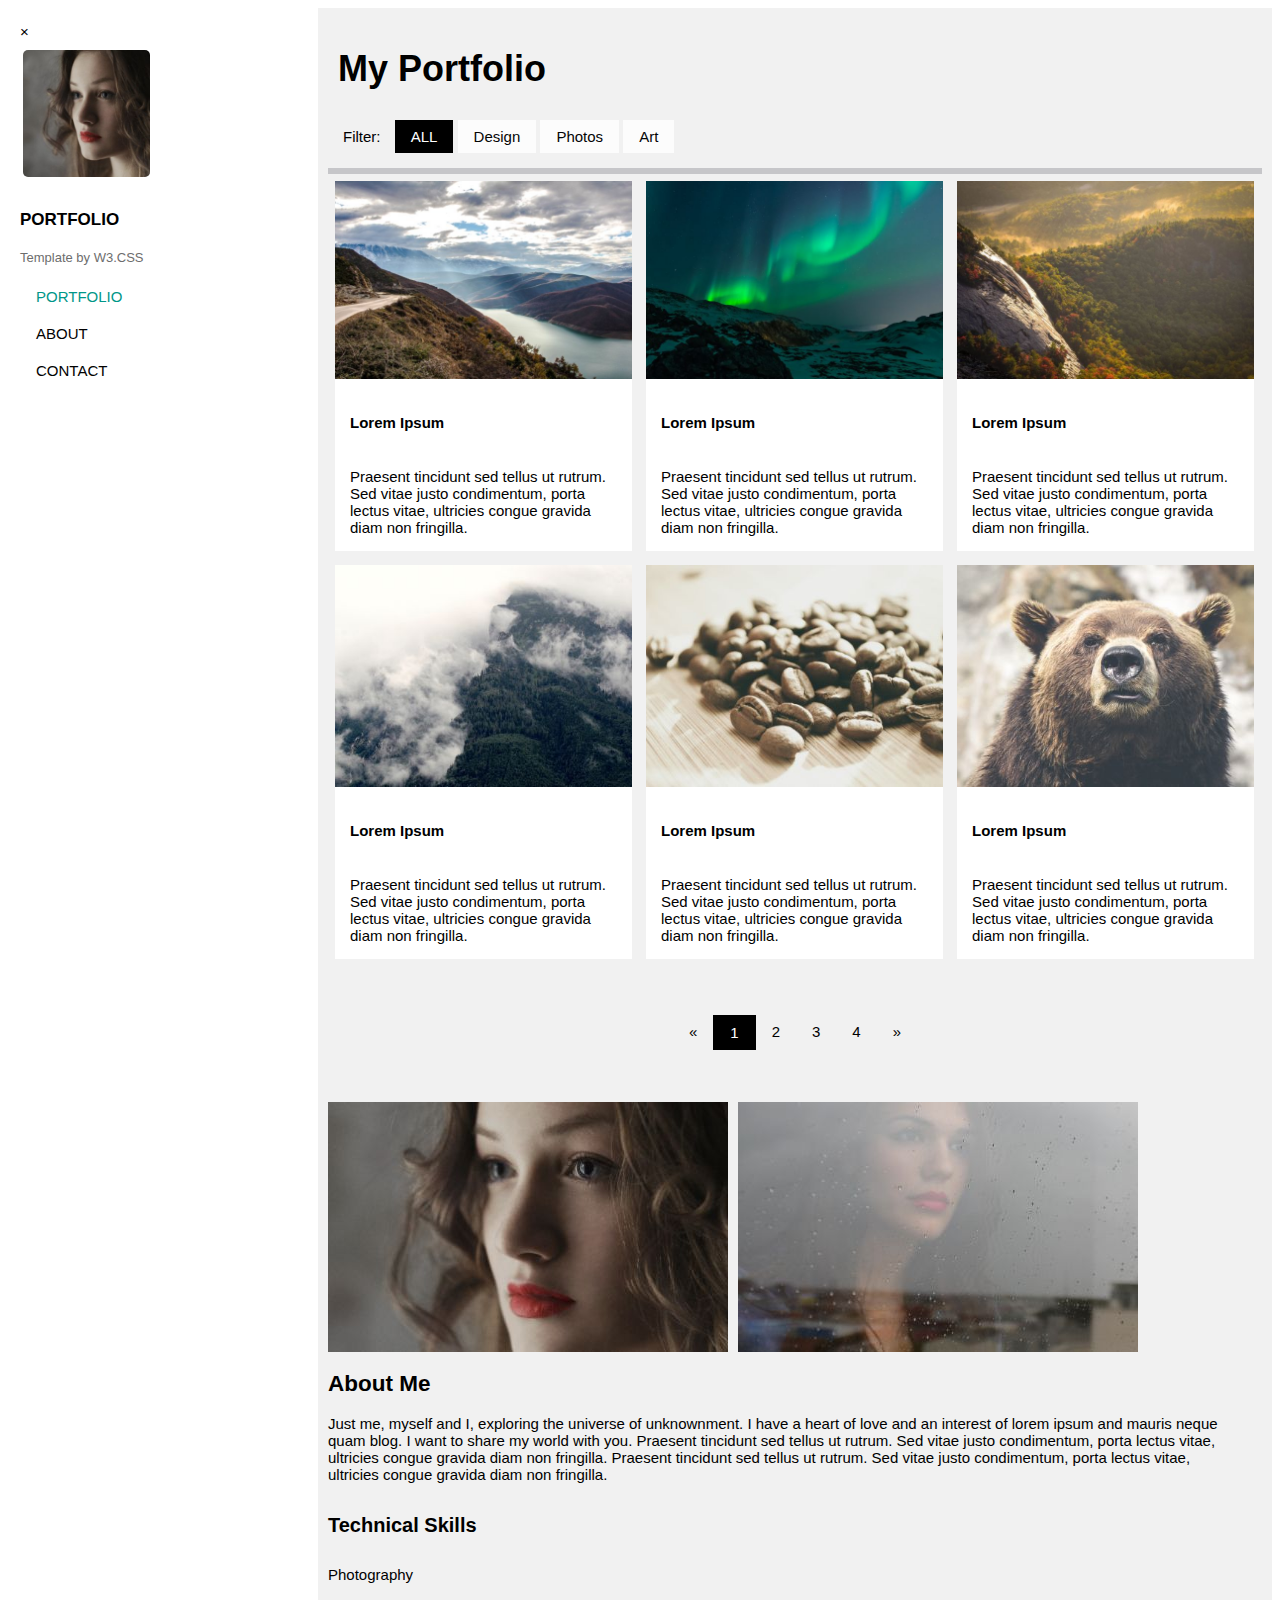
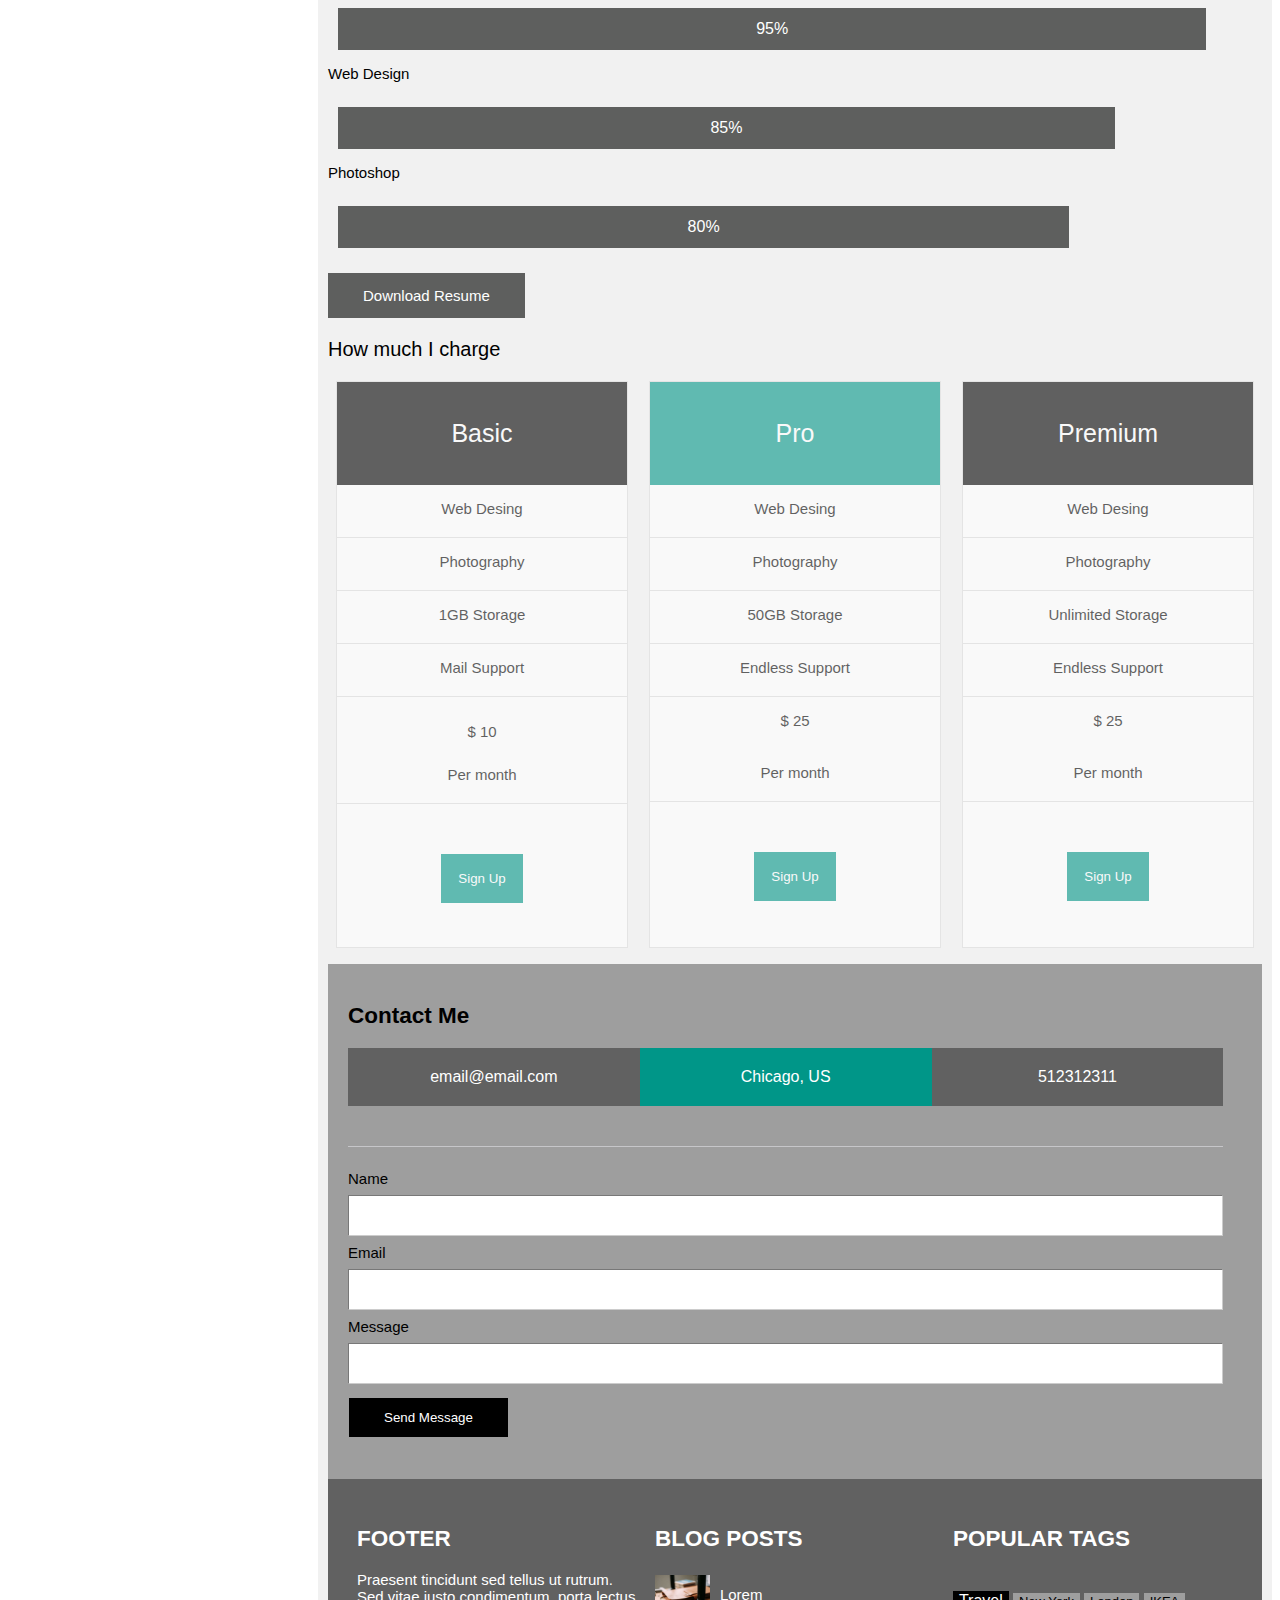
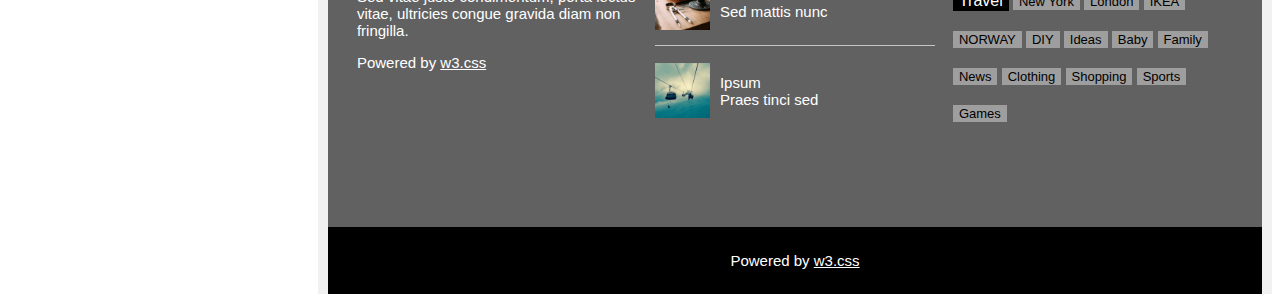
<file: index.html>
<!DOCTYPE html>
<html>
<head>
  <meta charset="UTF-8">
  <meta name="viewport" content="width=device-width, initial-scale=1.0">
  <link rel="stylesheet" href="styles.css">
  <title>Jorsh</title>
</head>
  <body>
 <div class="menu-icon" onclick="toggleMenu()">&#9776; Menu</div> <!-- Menu icon -->
 <div class="wrapper">
      <div  id="myNav" class="sidenav">
   <div class="closebtn" onclick="toggleMenu()">&times;</div> <!-- Menu icon -->

      <img
        src="/avatar_g2.jpg"
        style="
          width: 45%;
          border-radius: 5px;
          margin-top: 10px;
          margin-left: 3px;
        "/>
      <h1 style="font-size: 17px; margin-top: 30px;">PORTFOLIO</h1>
      <p style="color: #6d6d6d; font-size: 13px; margin-top: 20px;">Template by W3.CSS</p>
      <a href="#portfolio" style="color: #009688;">PORTFOLIO</a>
      <a href="#about">ABOUT</a>
      <a href="#contact">CONTACT</a>
    </div>

   <div class="container">
     <div class="main">
      <h2 id="portfolio" style="font-size: 36px;">My Portfolio</h2>
    </div>

    <div class="new">
      <ul>
        <li style="position: relative; right: 25px;">Filter:</li>
        <li>
          <a href="#ALL" style="background-color: black; color: white">ALL</a>
        </li>
        <li><a href="#DESING">Design</a></li>
        <li><a href="#PHOTOS">Photos</a></li>
        <li><a href="#ART">Art</a></li>
      </ul>
    </div>
    <!-- <svg width="89%;" height="6" style="position: relative; left: 7px; bottom: 7px">
      <rect  />
    </svg> -->
    <div class="divider"></div>
  <div class="gallery-container">
      <div class="gallery">
      <a target="_blank" href="img_5terre.jpg">
        <img src="mountains.jpg" alt="Cinque Terre" width="600" height="400" />
      </a>
      <div class="desc">
        <h4>Lorem Ipsum</h4>
        <br />Praesent tincidunt sed tellus ut rutrum. Sed vitae justo
        condimentum, porta lectus vitae, ultricies congue gravida diam non
        fringilla.
      </div>
    </div>

    <div class="gallery">
      <a target="_blank" href="img_forest.jpg">
        <img src="lights.jpg" alt="Forest" width="600" height="400" />
      </a>
      <div class="desc">
        <h4>Lorem Ipsum</h4>
        <br />Praesent tincidunt sed tellus ut rutrum. Sed vitae justo
        condimentum, porta lectus vitae, ultricies congue gravida diam non
        fringilla.
      </div>
    </div>

    <div class="gallery">
      <a target="_blank" href="img_lights.jpg">
        <img src="nature.jpg" alt="Northern Lights" width="600" height="400" />
      </a>
      <div class="desc">
        <h4>Lorem Ipsum</h4>
        <br />Praesent tincidunt sed tellus ut rutrum. Sed vitae justo
        condimentum, porta lectus vitae, ultricies congue gravida diam non
        fringilla.
      </div>
    </div>
  
    <div class="gallery">
      <a target="_blank" href="img_5terre.jpg">
        <img src="p1.jpg" alt="Cinque Terre" width="600" height="400" />
      </a>
      <div class="desc">
        <h4>Lorem Ipsum</h4>
        <br />Praesent tincidunt sed tellus ut rutrum. Sed vitae justo
        condimentum, porta lectus vitae, ultricies congue gravida diam non
        fringilla.
      </div>
    </div>

    <div class="gallery">
      <a target="_blank" href="img_forest.jpg">
        <img src="p2.jpg" alt="Forest" width="600" height="400" />
      </a>
      <div class="desc">
        <h4>Lorem Ipsum</h4>
        <br />Praesent tincidunt sed tellus ut rutrum. Sed vitae justo
        condimentum, porta lectus vitae, ultricies congue gravida diam non
        fringilla.
      </div>
    </div>

    <div class="gallery">
      <a target="_blank" href="img_lights.jpg">
        <img src="p3.jpg" alt="Northern Lights" width="600" height="400" />
      </a>
      <div class="desc">
        <h4>Lorem Ipsum</h4>
        <br />Praesent tincidunt sed tellus ut rutrum. Sed vitae justo
        condimentum, porta lectus vitae, ultricies congue gravida diam non
        fringilla.
      </div>
    </div>
  </div>
    <div class="center">
      <div class="pagination">
        <a href="#">&laquo;</a>
        <a href="#" class="active">1</a>
        <a href="#">2</a>
        <a href="#">3</a>
        <a href="#">4</a>
        <a href="#">&raquo;</a>
      </div>
    </div>
   <div class="image-container">
     <img src="avatar_g.jpg" alt="Me" />
    <img src="me2.jpg" alt="Me2" />
   </div>
    <h2 id="about">About Me</h2>
    <p style="width: 97%">
      Just me, myself and I, exploring the universe of unknownment. I have a
      heart of love and an interest of lorem ipsum and mauris neque quam blog. I
      want to share my world with you. Praesent tincidunt sed tellus ut rutrum.
      Sed vitae justo condimentum, porta lectus vitae, ultricies congue gravida
      diam non fringilla. Praesent tincidunt sed tellus ut rutrum. Sed vitae
      justo condimentum, porta lectus vitae, ultricies congue gravida diam non
      fringilla.
    </p>
    <h4 style="font-size: 20px; line-height: 1.5">Technical Skills</h4>
    <p>Photography</p>
    <div class="container">
      <button class="button button1">95%</button>
    </div>
    <p>Web Design</p>
    <div class="container">
      <button class="button button2">85%</button>
    </div>
    <p>Photoshop</p>
    <div class="container">
      <button class="button button3">80%</button>
    </div>

    <div id="button">
      <button class="button button4">Download Resume</button>
    </div>
    <p style="font-size: 20px">How much I charge</p>
    <div class="row">
    <div class="column">
    <div class="card">
      <div class="box2">
      <p class="title">Basic</p>
      </div>
      <div class="container1">
        <p style="padding-bottom: 20px; border-bottom: 1px solid #ddd">Web Desing</p>
        <p style="padding-bottom: 20px; border-bottom: 1px solid #ddd">Photography</p>
        <p style="padding-bottom: 20px; border-bottom: 1px solid #ddd">1GB Storage</p>
        <p style="padding-bottom: 20px; border-bottom: 1px solid #ddd">Mail Support</p>
        <p style="padding: 11px;">$ 10</p>
        <p style="padding-bottom: 20px; border-bottom: 1px solid #ddd">Per month</p>
        <p style="padding: 35px;"><button class="button10">Sign Up</button></p>
      </div>
    </div>
  </div>

  <div class="column">
    <div class="card">
      <div class="box3">
      <p class="title">Pro</p>
      </div>
      <div class="container1">
        <p style="padding-bottom: 20px; border-bottom: 1px solid #ddd">Web Desing</p>
        <p style="padding-bottom: 20px; border-bottom: 1px solid #ddd">Photography</p>
        <p style="padding-bottom: 20px; border-bottom: 1px solid #ddd">50GB Storage</p>
        <p style="padding-bottom: 20px; border-bottom: 1px solid #ddd">Endless Support</p>
        <p style="padding-bottom: 20px;">$ 25</p>
        <p style="padding-bottom: 20px; border-bottom: 1px solid #ddd">Per month</p>
        <p style="padding: 35px;"><button class="button10">Sign Up</button></p>
      </div>
    </div>
  </div>
  
  <div class="column">
    <div class="card">
      <div class="box2">
      <p class="title">Premium</p>
      </div>
      <div class="container1">
        <p style="padding-bottom: 20px; border-bottom: 1px solid #ddd">Web Desing</p>
        <p style="padding-bottom: 20px; border-bottom: 1px solid #ddd">Photography</p>
        <p style="padding-bottom: 20px; border-bottom: 1px solid #ddd">Unlimited Storage</p>
        <p style="padding-bottom: 20px; border-bottom: 1px solid #ddd">Endless Support</p>
        <p style="padding-bottom: 20px;">$ 25</p>
        <p style="padding-bottom: 20px; border-bottom: 1px solid #ddd">Per month</p>
        <p style="padding: 35px;"><button class="button10">Sign Up</button></p>
      </div>
    </div>
  </div>

</div>
<div class="bg">
      <div class="forms">
      <h2 id="contact">Contact Me</h2>
     <div class="group-button">
       <button class="button6">email@email.com</button>
      <button class="button6 button7">Chicago, US</button>
      <button class="button6">512312311</button>
     </div>
      <svg
        width="100%;"
        height="1"
        style="margin-top: 40px; margin-bottom: 20px"
      >
        <rect width="100%" height="1" style="fill: rgb(198, 198, 201)" />
      </svg>
      <label for="fname">Name</label>
      <input type="text" id="fname" name="firstname" />

      <label for="lname">Email</label>
      <input type="text" id="lname" name="email" />

      <label for="country">Message</label>
      <input type="text" id="fname" name="Message" />

      <input type="submit" class="button5" value="Send Message" />
    </div>
    <div class="clearfix">
      <div class="box">
        <h2>FOOTER</h2>
        <p>
          Praesent tincidunt sed tellus ut rutrum. Sed vitae justo condimentum,
          porta lectus vitae, ultricies congue gravida diam non fringilla.
          <p>Powered by <u>w3.css</u></p>
        </p>
      </div>
      <div class="box">
        <h2>BLOG POSTS</h2>
        <div class="box4">
        <img src="workshop.jpg" width="55px"/>
        <p >
          Lorem <br />Sed mattis nunc
        </p>
        </div>
        <svg
          width="100%;"
          height="1"
          style="margin-top: 10px; margin-bottom: 10px"
        >
          <rect width="100%" height="1" style="fill: rgb(198, 198, 201)" />
        </svg>
        <div class="box4">
        <img src="gondol.jpg" width="55px" />
        <p>
          Ipsum <br />Praes tinci sed
        </p>
        </div>
      </div>
      <div class="box">
        <h2>POPULAR TAGS</h2>
<button class="button9" style="color: white; background-color: #000000; font-size: 16px;">Travel</button>
<button class="button9">New York</button>
<button class="button9">London</button>
<button class="button9">IKEA</button>
<button class="button9">NORWAY</button>
<button class="button9">DIY</button>
<button class="button9">Ideas</button>
<button class="button9">Baby</button>
<button class="button9">Family</button>
<button class="button9">News</button>
<button class="button9">Clothing</button>
<button class="button9">Shopping</button>
<button class="button9">Sports</button>
<button class="button9">Games</button>
      </div>
    </div>
 <div class="box5">
    <p >Powered by <u>w3.css</u></p>
</div>
</div>
   </div>
  </div>


<script>
  function toggleMenu() {
    const sidenav = document.getElementById('myNav');
    sidenav.classList.toggle('open');
  }
</script>
  </body>
</html>
</file>
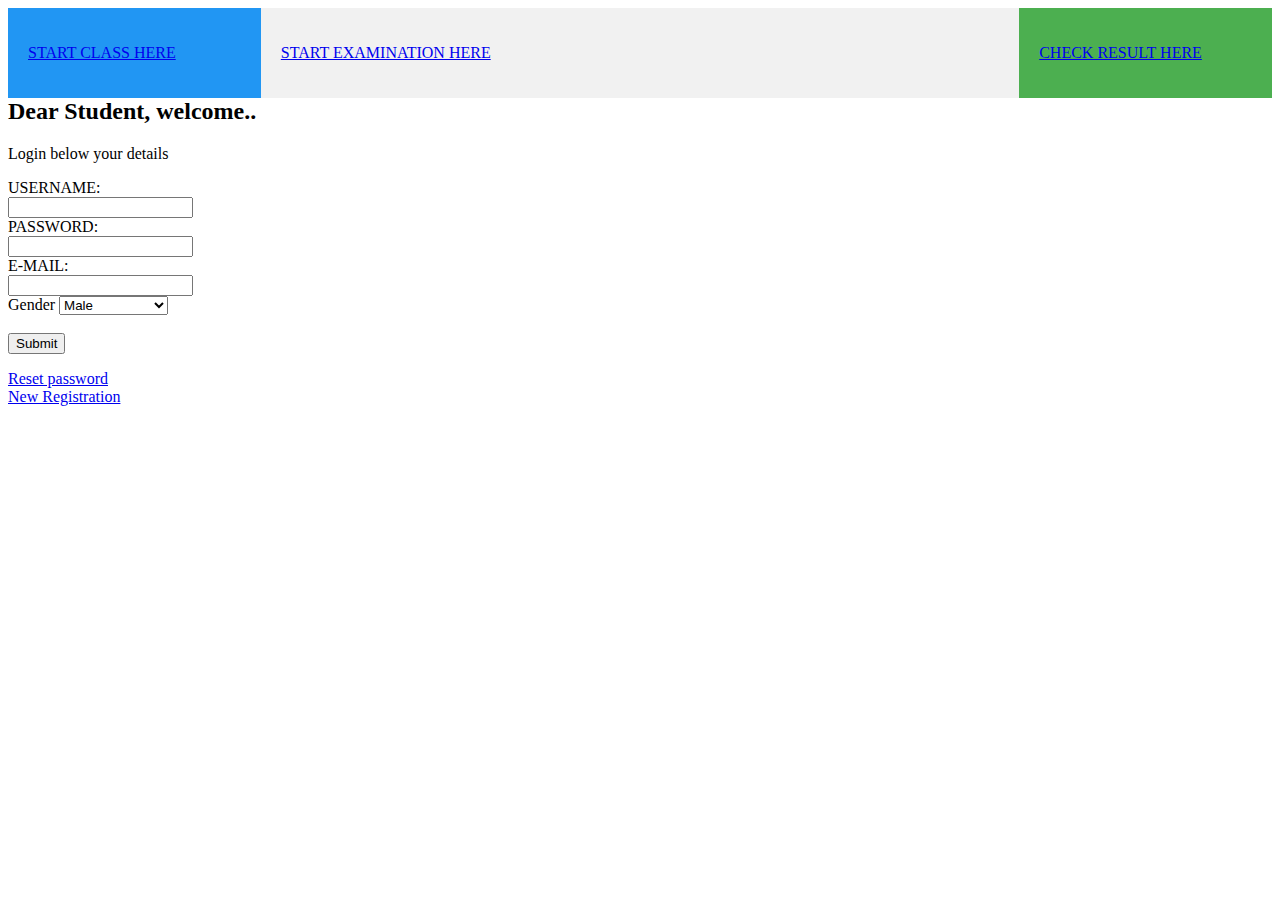
<file: dev. index.htm>
<!DOCTYPE html>
<html>
<head>
<meta name="viewport" content="width=device-width, initial-scale=1.0">
<style>
* {
  box-sizing:border-box;
}

.left {
  background-color:#2196F3;
  padding:20px;
  float:left;
  width:20%; /* The width is 20%, by default */
}

.main {
  background-color:#f1f1f1;
  padding:20px;
  float:left;
  width:60%; /* The width is 60%, by default */
}

.right {
  background-color:#4CAF50;
  padding:20px;
  float:left;
  width:20%; /* The width is 20%, by default */
}

/* Use a media query to add a break point at 800px: */
@media screen and (max-width:800px) {
  .left, .main, .right {
    width:100%; /* The width is 100%, when the viewport is 800px or smaller */
  }
}
</style>
</head>
<body>


<div class="left">
  <p><a href="https://www.onlineclass.com">START CLASS HERE</a></p>
</div>

<div class="main">
  <p><a href="https://www.exm.com">START EXAMINATION HERE</a></p>
</div>

<div class="right">
  <p><a href="https://www.resultchecker.com">CHECK RESULT HERE</a></p>
</div>
<br><br>
<h2>Dear Student, welcome..</h2>
<p>Login below your details</p>
<form>
  USERNAME:<br>
  <input type="text" name="firstname">
  <br>
  PASSWORD:<br>
  <input type="text" name="lastname"><br>
E-MAIL:<br>
 <input type="email" name="email">
<br>
Gender
<select name="gender">
    <option value="male">Male</option>
    <option value="female">Female</option>
    <option value="option">Other</option>
    <option value="rather not say">Rather not say</option>
  </select>
<br><br>
  <input type="submit" value="Submit">
</form>
<p><a href="https://forgetnpassword.com">Reset password</a><br><a href="https://forgetnpassword.com">New Registration</a></p>
</body>

<!-- Mirrored from www.w3schools.com/html/tryit.asp?filename=tryhtml_responsive_media_query by HTTrack Website Copier/3.x [XR&CO'2014], Mon, 27 Jan 2020 02:33:50 GMT -->
</html>
</file>
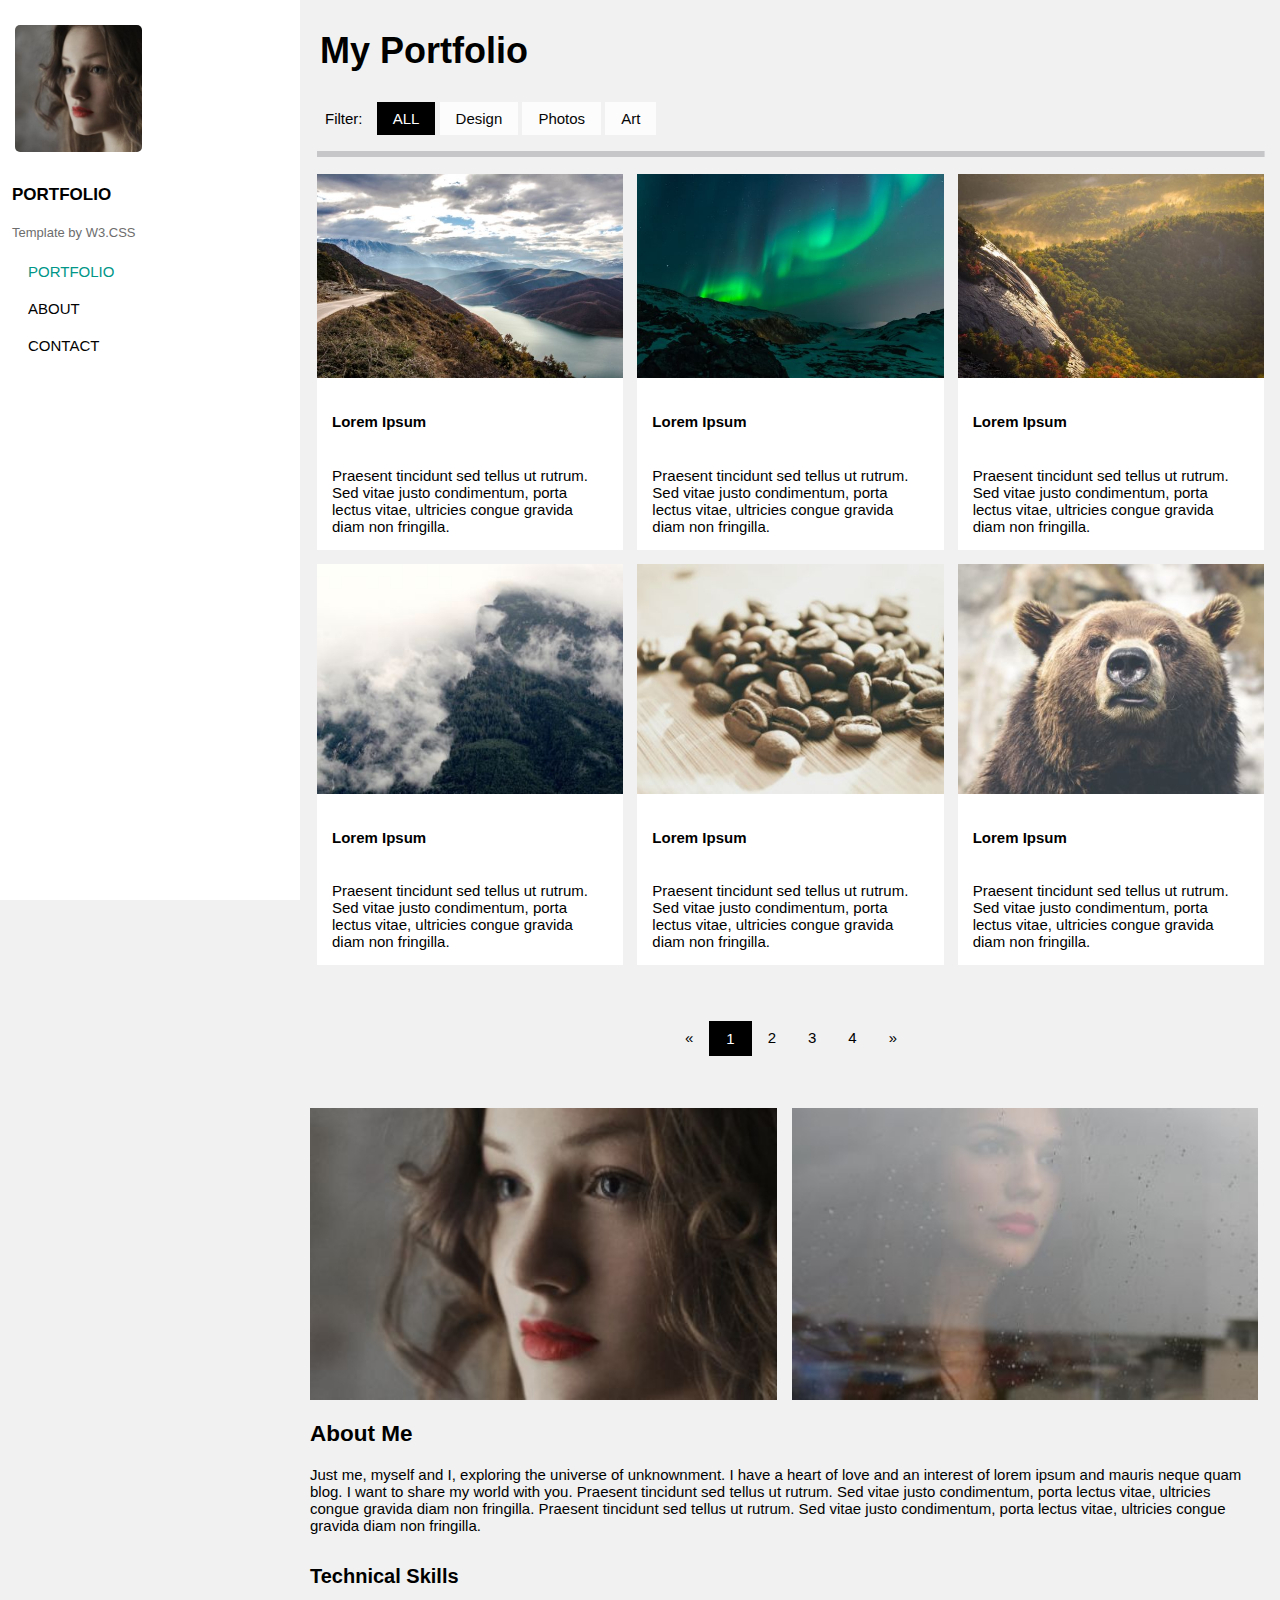
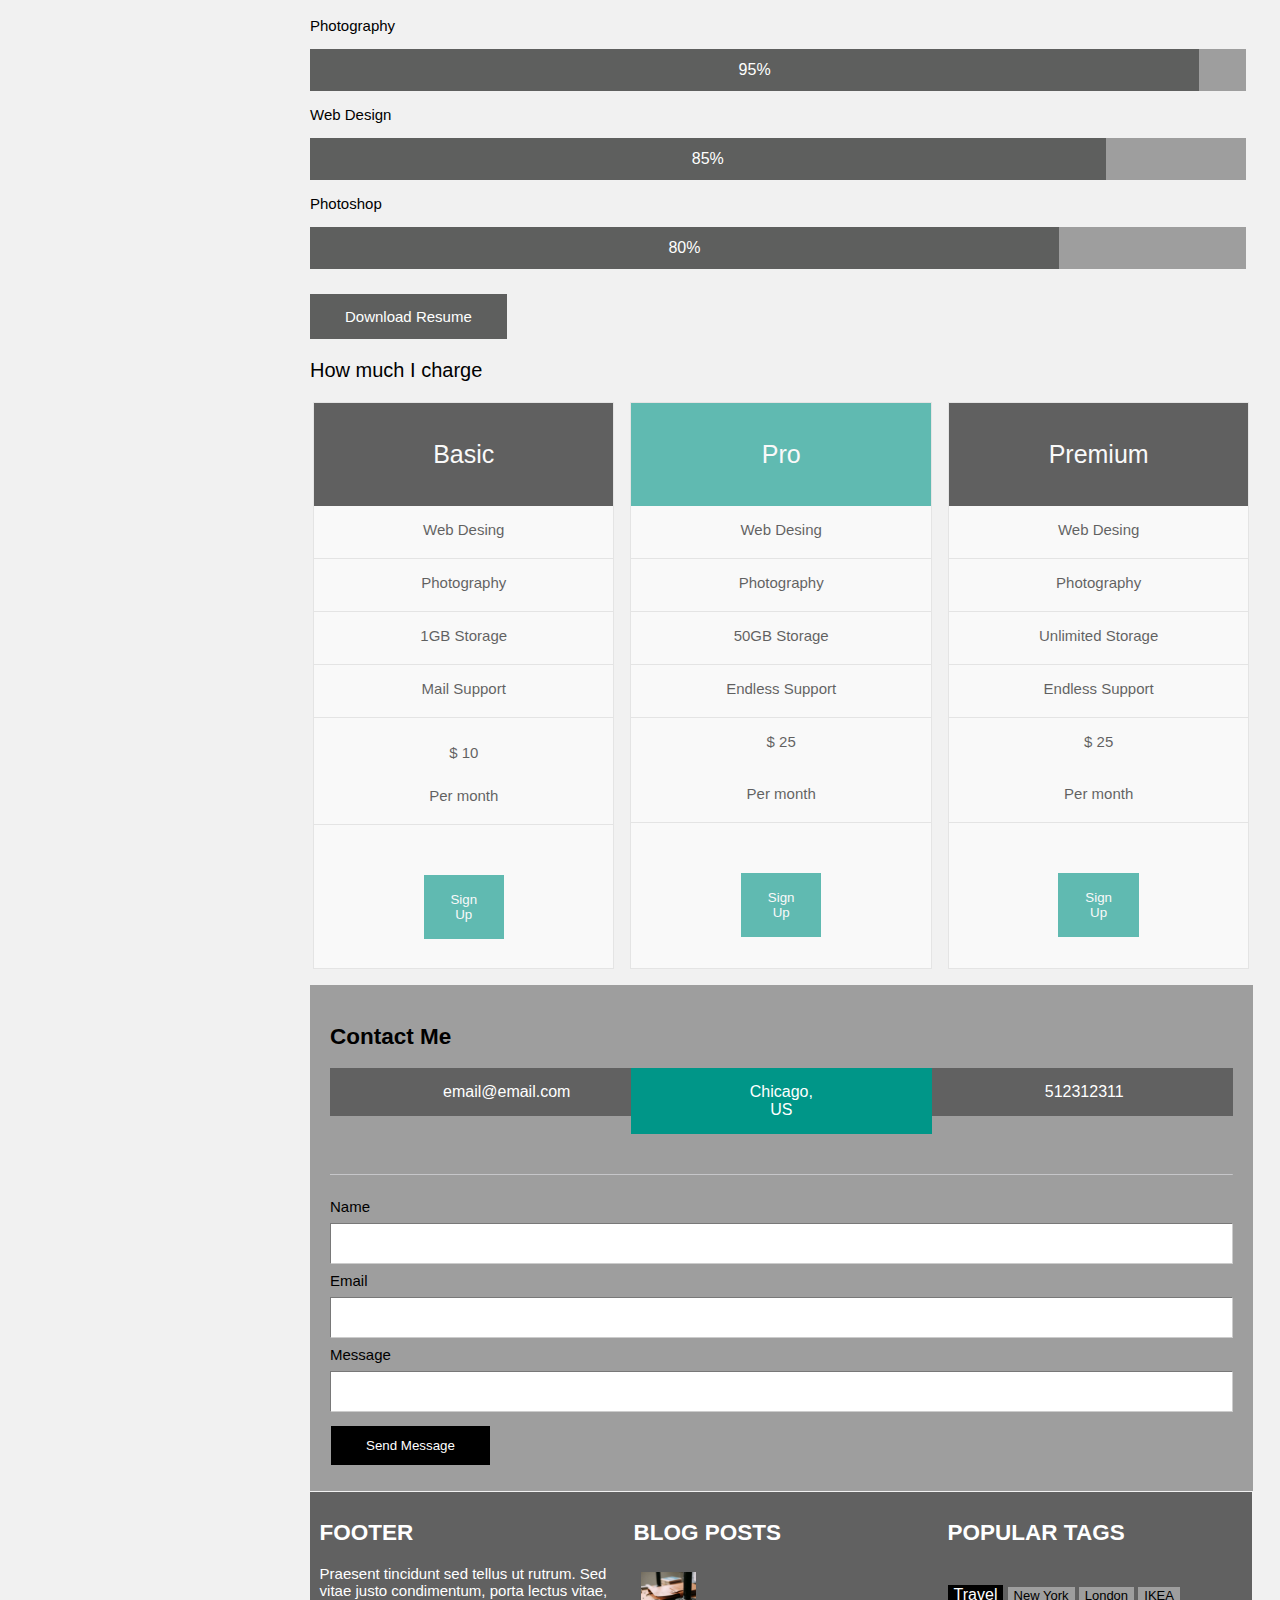
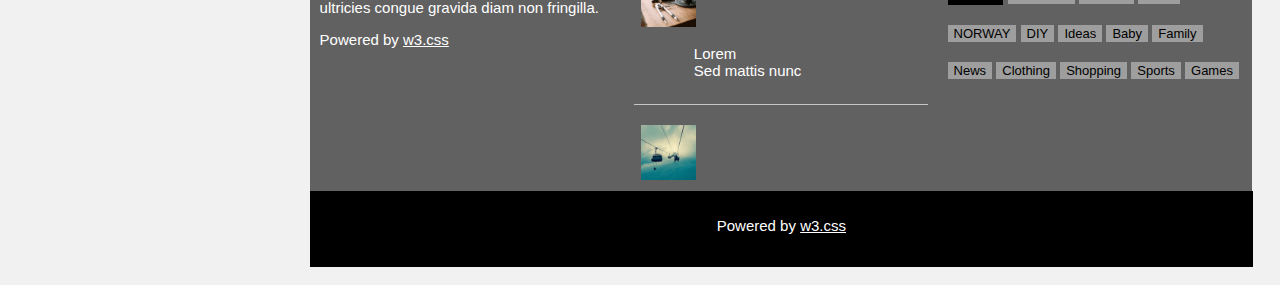
<file: work 1.htm>
<!DOCTYPE html>
<html>
  <head>
    <style>
                                                                            body {
                                                                              background-color: #f1f1f1;
                                                                              margin-left: 310px;
                                                                              font-family: "Raleway", sans-serif;
                                                                              font-size: 15px;
                                                                              
                                                                            }
                                                                            .sidenav {
                                                                              height: 100%;
                                                                              width: 300px;
                                                                              position: fixed;
                                                                              z-index: 1;
                                                                              top: 0;
                                                                              left: 0;
                                                                              background-color: white;
                                                                              overflow-x: hidden;
                                                                              padding: 15px 5px 5px 12px;
                                                                            }

                                                                            .sidenav a {
                                                                              padding: 10px 8px 10px 16px;
                                                                              text-decoration: none;
                                                                              font-size: 15px;
                                                                              color: #020202;
                                                                              display: block;
                                                                          
                                                                            }

                                                                            .sidenav a:hover {
                                                                            background-color: #c9c8c8;
                                                                            color: #000000;
                                                                            width: 100%;
                                                                            }
                                                                            .new {
                                                                              a:link,
                                                                              a:visited {
                                                                                background-color: rgb(252, 252, 252);
                                                                                color: rgb(5, 5, 5);
                                                                                padding: 8px 16px;
                                                                                text-decoration: none;
                                                                                display: inline-block;
                                                                                position: relative;
                                                                                right: 15px;
                                                                                font-size: 15px;
                                                                              }

                                                                              a:hover,
                                                                              a:active {
                                                                                background-color: rgb(136, 134, 134);
                                                                              }
                                                                            }

                                                                            .main {
                                                                              font-size: 28px;
                                                                              padding: 0px 10px;
                                                                            }

                                                                            @media screen and (max-height: 450px) {
                                                                              .sidenav {
                                                                                padding-top: 15px;
                                                                              }
                                                                              .sidenav a {
                                                                                font-size: 18px;
                                                                              }
                                                                            }
                                                                            li {
                                                                              display: inline;
                                                                            }
                                                                      div.gallery {
                                                                        float: left;
                                                                        width: 33.3%;
                                                                        padding: 7px;
                                                                      }
                                                                      div.gallery img {
                                                                        width: 100%;
                                                                        height: auto;
                                                                        vertical-align: middle;
                                                                        cursor: auto;
                                                                      }
                                                                      div.gallery img:hover {
                                                                        opacity: 0.7;
                                                                        filter: alpha(opacity=50);
                                                                      }
                                                                      div.desc {
                                                                        padding: 15px;
                                                                        text-align: left;
                                                                        background-color: white;
                                                                      }
                                                                      .center {
                                                      text-align: center;
                                                    }

                                                    .pagination {
                                                      display: inline-block;
                                                    }

                                                    .pagination a {
                                                      color: black;
                                                      float: left;
                                                      padding: 8px 16px;
                                                      margin-top: 20%;
                                                      margin-bottom: 20%;
                                                      text-decoration: none;

                                                    }

                                                    .pagination a.active {
                                                      background-color: #000000;
                                                      color: white;
                                                      border: 1px solid #000000;
                                                    }

                                                    .pagination a:hover:not(.active) {background-color: #000000;color: white; padding: 9px 16px;}
                                                    .button {
                                                background-color: #5e5f5e;
                                                border: none;
                                                color: white;
                                                padding: 12px 35px;
                                                text-align: center;
                                                text-decoration: none;
                                                display: inline-block;
                                                font-size: 16px;
                                              }
                                              .container {
                                                width: 97.3%;
                                                background-color: #9e9e9e;
                                              }

                                              .button1 {width: 95%;}
                                              .button2 {width: 85%;}
                                              .button3 {width: 80%;}
                                  #button
                                              .button{
                                          border: none;
                                          color: white;
                                          padding: 14px 35px;
                                          text-align: center;
                                          font-size: 15px;
                                          text-decoration: none;
                                          display: inline-block;
                                          margin-top: 25px;
                                          cursor: pointer;
                                        }
                                        #button
                                        .button4 {
                                          background-color: #5e5f5e;
                                          color: white;
                                        }

                                        #button
                                        .button4:hover {
                                          background-color: #bbbdbb;
                                          color: black;
                                        }
                  input[type=text], select {
                              width: 100%;
                              padding: 12px 20px;
                              margin: 8px 0;
                              display: inline-block;
                              border: 1px inset #ccc;
                              box-sizing: border-box;

                            }
                            .button5 {
                              background-color: black;
                              border: none;
                              color: white;
                              padding: 12px 35px;
                              text-decoration: none;
                              display: inline-block;
                              margin: 6px 1px;
                              cursor: pointer;
                              text-align: center;
                             }

                            input[type=submit]:hover {
                              background-color:gray;
                            }

                            div.forms {
                              background-color: #9e9e9e;
                              padding: 20px;
                              margin-bottom: 16px;
                              width: 98%;
                              border: none;

                            }
                .button6 {
              background-color: #616161;
              border: none;
              color: white;
              padding: 15px 113px;
              text-align: center;
              text-decoration: none;
              float: left;
              font-size: 16px;
              cursor: pointer;
              width: 33.33%;
            }

            .button7 {background-color: #009688;}
            .button8 {background-color: #616161;}
            * {
        box-sizing: border-box;
      }

      .box {
        position:relative;
        bottom: 15.9px;
        height: 8cm;
        float: left;
        width: 32.64%;
        padding: 1%;
        color: white;
        background-color:#616161;
        border: none;
        margin-bottom: 75px;
      }
      .clearfix::after {
        border: none;
        clear: both;
        display: table;
      }
      .button9 {
  background-color: #9e9e9e;
  border: none;
  color: black;
  text-align: center;
  text-decoration: none;
  display: inline-block;
  font-size: 13px;
  cursor: auto;
  margin-top: 20px;
}
.column {
  height: 15cm;
  float: left;
  width: 33%;
  margin-bottom: 16px;
  padding: 0 8px;
  text-align: center;
}

.box2 {
  background-color: #000;
  padding: 12px;
  text-align: center;
  font-size: 15px;
  color: white;
}
.box3 {
  background-color: #009688;
  padding: 12px;
  text-align: center;
  font-size: 15px;
  color: white;
}

.card {
  border: 1px solid #ddd;
  height: 15cm;
  background-color: white;
  opacity: 0.60;
  filter: alpha(opacity=50);
  position: relative;
  right: 5px;
  }
.card:hover {
  opacity: 1.0;
  filter: alpha(opacity=100);
  }
.container1::after, .row::after {
  content: "";
  clear: both;
  display: table;
  
}
.title {
  font-size: 25px;
}
.button10 {
  border: none;
  outline: 0;
  display: inline-block;
  padding: 17px;
  color: white;
  background-color: #009688;
  text-align: center;
  cursor: pointer;
  width: 35%;
}

.button10:hover {
  background-color: black;
}
.box4 {
  padding: 7px;
}
.box4:hover {
 background-color: #bbbdbb;
}
.box5 {
  position: relative;
  top: 7.5cm;
  background-color: black;
  color: white;
  height: 2cm;
  width: 98%;
  text-align: center;
}
    </style>
  </head>
  <body>
    <div class="sidenav">
      <img
        src="/avatar_g2.jpg"
        style="
          width: 45%;
          border-radius: 5px;
          margin-top: 10px;
          margin-left: 3px;
        "/>
      <h1 style="font-size: 17px; margin-top: 30px;">PORTFOLIO</h1>
      <p style="color: #6d6d6d; font-size: 13px; margin-top: 20px;">Template by W3.CSS</p>
      <a href="#portfolio" style="color: #009688;">PORTFOLIO</a>
      <a href="#about">ABOUT</a>
      <a href="#contact">CONTACT</a>
    </div>

    <div class="main">
      <h2 id="portfolio" style="font-size: 36px;">My Portfolio</h2>
    </div>

    <div class="new">
      <ul>
        <li style="position: relative; right: 25px;">Filter:</li>
        <li>
          <a href="#ALL" style="background-color: black; color: white">ALL</a>
        </li>
        <li><a href="#DESING">Design</a></li>
        <li><a href="#PHOTOS">Photos</a></li>
        <li><a href="#ART">Art</a></li>
      </ul>
    </div>
    <svg width="89%;" height="6" style="position: relative; left: 7px; bottom: 7px">
      <rect width="98.5%" height="6" style="fill: rgb(198, 198, 201)" />
    </svg>
    <div class="gallery">
      <a target="_blank" href="img_5terre.jpg">
        <img src="mountains.jpg" alt="Cinque Terre" width="600" height="400" />
      </a>
      <div class="desc">
        <h4>Lorem Ipsum</h4>
        <br />Praesent tincidunt sed tellus ut rutrum. Sed vitae justo
        condimentum, porta lectus vitae, ultricies congue gravida diam non
        fringilla.
      </div>
    </div>

    <div class="gallery">
      <a target="_blank" href="img_forest.jpg">
        <img src="lights.jpg" alt="Forest" width="600" height="400" />
      </a>
      <div class="desc">
        <h4>Lorem Ipsum</h4>
        <br />Praesent tincidunt sed tellus ut rutrum. Sed vitae justo
        condimentum, porta lectus vitae, ultricies congue gravida diam non
        fringilla.
      </div>
    </div>

    <div class="gallery">
      <a target="_blank" href="img_lights.jpg">
        <img src="nature.jpg" alt="Northern Lights" width="600" height="400" />
      </a>
      <div class="desc">
        <h4>Lorem Ipsum</h4>
        <br />Praesent tincidunt sed tellus ut rutrum. Sed vitae justo
        condimentum, porta lectus vitae, ultricies congue gravida diam non
        fringilla.
      </div>
    </div>
    <p></p>
    <div class="gallery">
      <a target="_blank" href="img_5terre.jpg">
        <img src="p1.jpg" alt="Cinque Terre" width="600" height="400" />
      </a>
      <div class="desc">
        <h4>Lorem Ipsum</h4>
        <br />Praesent tincidunt sed tellus ut rutrum. Sed vitae justo
        condimentum, porta lectus vitae, ultricies congue gravida diam non
        fringilla.
      </div>
    </div>

    <div class="gallery">
      <a target="_blank" href="img_forest.jpg">
        <img src="p2.jpg" alt="Forest" width="600" height="400" />
      </a>
      <div class="desc">
        <h4>Lorem Ipsum</h4>
        <br />Praesent tincidunt sed tellus ut rutrum. Sed vitae justo
        condimentum, porta lectus vitae, ultricies congue gravida diam non
        fringilla.
      </div>
    </div>

    <div class="gallery">
      <a target="_blank" href="img_lights.jpg">
        <img src="p3.jpg" alt="Northern Lights" width="600" height="400" />
      </a>
      <div class="desc">
        <h4>Lorem Ipsum</h4>
        <br />Praesent tincidunt sed tellus ut rutrum. Sed vitae justo
        condimentum, porta lectus vitae, ultricies congue gravida diam non
        fringilla.
      </div>
    </div>
    <div class="center">
      <div class="pagination">
        <a href="#">&laquo;</a>
        <a href="#" class="active">1</a>
        <a href="#">2</a>
        <a href="#">3</a>
        <a href="#">4</a>
        <a href="#">&raquo;</a>
      </div>
    </div>
    <img src="avatar_g.jpg" alt="Me" width="48.5%" style="float: left" />
    <img src="me2.jpg" alt="Me2" width="48.5%" style="margin-left: 15px" />
    <h2 id="about">About Me</h2>
    <p style="width: 97%">
      Just me, myself and I, exploring the universe of unknownment. I have a
      heart of love and an interest of lorem ipsum and mauris neque quam blog. I
      want to share my world with you. Praesent tincidunt sed tellus ut rutrum.
      Sed vitae justo condimentum, porta lectus vitae, ultricies congue gravida
      diam non fringilla. Praesent tincidunt sed tellus ut rutrum. Sed vitae
      justo condimentum, porta lectus vitae, ultricies congue gravida diam non
      fringilla.
    </p>
    <h4 style="font-size: 20px; line-height: 1.5">Technical Skills</h4>
    <p>Photography</p>
    <div class="container">
      <button class="button button1">95%</button>
    </div>
    <p>Web Design</p>
    <div class="container">
      <button class="button button2">85%</button>
    </div>
    <p>Photoshop</p>
    <div class="container">
      <button class="button button3">80%</button>
    </div>

    <div id="button">
      <button class="button button4">Download Resume</button>
    </div>
    <p style="font-size: 20px">How much I charge</p>
    <div class="row">
  <div class="column">
    <div class="card">
      <div class="box2">
      <p class="title">Basic</p>
      </div>
      <div class="container1">
        <p style="padding-bottom: 20px; border-bottom: 1px solid #ddd">Web Desing</p>
        <p style="padding-bottom: 20px; border-bottom: 1px solid #ddd">Photography</p>
        <p style="padding-bottom: 20px; border-bottom: 1px solid #ddd">1GB Storage</p>
        <p style="padding-bottom: 20px; border-bottom: 1px solid #ddd">Mail Support</p>
        <p style="padding: 11px;">$ 10</p>
        <p style="padding-bottom: 20px; border-bottom: 1px solid #ddd">Per month</p>
        <p style="padding: 35px;"><button class="button10">Sign Up</button></p>
      </div>
    </div>
  </div>

  <div class="column">
    <div class="card">
      <div class="box3">
      <p class="title">Pro</p>
      </div>
      <div class="container1">
        <p style="padding-bottom: 20px; border-bottom: 1px solid #ddd">Web Desing</p>
        <p style="padding-bottom: 20px; border-bottom: 1px solid #ddd">Photography</p>
        <p style="padding-bottom: 20px; border-bottom: 1px solid #ddd">50GB Storage</p>
        <p style="padding-bottom: 20px; border-bottom: 1px solid #ddd">Endless Support</p>
        <p style="padding-bottom: 20px;">$ 25</p>
        <p style="padding-bottom: 20px; border-bottom: 1px solid #ddd">Per month</p>
        <p style="padding: 35px;"><button class="button10">Sign Up</button></p>
      </div>
    </div>
  </div>
  
  <div class="column">
    <div class="card">
      <div class="box2">
      <p class="title">Premium</p>
      </div>
      <div class="container1">
        <p style="padding-bottom: 20px; border-bottom: 1px solid #ddd">Web Desing</p>
        <p style="padding-bottom: 20px; border-bottom: 1px solid #ddd">Photography</p>
        <p style="padding-bottom: 20px; border-bottom: 1px solid #ddd">Unlimited Storage</p>
        <p style="padding-bottom: 20px; border-bottom: 1px solid #ddd">Endless Support</p>
        <p style="padding-bottom: 20px;">$ 25</p>
        <p style="padding-bottom: 20px; border-bottom: 1px solid #ddd">Per month</p>
        <p style="padding: 35px;"><button class="button10">Sign Up</button></p>
      </div>
    </div>
  </div>
</div>
    <div class="forms">
      <h2 id="contact">Contact Me</h2>
      <button class="button6">email@email.com</button>
      <button class="button6 button7">Chicago, US</button>
      <button class="button6 button8">512312311</button>
      <svg
        width="100%;"
        height="1"
        style="margin-top: 40px; margin-bottom: 20px"
      >
        <rect width="100%" height="1" style="fill: rgb(198, 198, 201)" />
      </svg>
      <label for="fname">Name</label>
      <input type="text" id="fname" name="firstname" />

      <label for="lname">Email</label>
      <input type="text" id="lname" name="email" />

      <label for="country">Message</label>
      <input type="text" id="fname" name="Message" />

      <input type="submit" class="button5" value="Send Message" />
    </div>
    <div class="clearfix">
      <div class="box">
        <h2>FOOTER</h2>
        <p>
          Praesent tincidunt sed tellus ut rutrum. Sed vitae justo condimentum,
          porta lectus vitae, ultricies congue gravida diam non fringilla.
          <p>Powered by <u>w3.css</u></p>
        </p>
      </div>
      <div class="box">
        <h2>BLOG POSTS</h2>
        <div class="box4">
        <img src="workshop.jpg" width="55px"/>
        <p style="float: right; padding-right: 120px;">
          Lorem <br />Sed mattis nunc
        </p>
        </div>
        <svg
          width="100%;"
          height="1"
          style="margin-top: 10px; margin-bottom: 10px"
        >
          <rect width="100%" height="1" style="fill: rgb(198, 198, 201)" />
        </svg>
        <div class="box4">
        <img src="gondol.jpg" width="55px" />
        <p style="float: right; padding-right: 135px">
          Ipsum <br />Praes tinci sed
        </p>
        </div>
      </div>
      <div class="box">
        <h2>POPULAR TAGS</h2>
<button class="button9"; style="color: white; background-color: #000000; font-size: 16px;">Travel</button>
<button class="button9">New York</button>
<button class="button9">London</button>
<button class="button9">IKEA</button>
<button class="button9">NORWAY</button>
<button class="button9">DIY</button>
<button class="button9">Ideas</button>
<button class="button9">Baby</button>
<button class="button9">Family</button>
<button class="button9">News</button>
<button class="button9">Clothing</button>
<button class="button9">Shopping</button>
<button class="button9">Sports</button>
<button class="button9">Games</button>
      </div>
    </div>
 <div class="box5">
    <p style="position: relative; bottom: 9.3cm;">Powered by <u>w3.css</u></p>
</div>
  </body>
</html>
</file>
<file: styles.css>
body {
  background-color: #ffffff !important;

  font-family: "Raleway", sans-serif;
  font-size: 15px;
}
.wrapper {
  display: flex;
  gap: 10px;
}
.sidenav {
  height: 100%;
  min-width: 300px;
  position: sticky;
  z-index: 1;
  top: 0;
  left: 0;
  background-color: white;
  overflow-x: hidden;
  padding: 15px 5px 5px 12px;
}

.bg {
  background-color: #9e9e9e;
}

.sidenav a {
  padding: 10px 8px 10px 16px;
  text-decoration: none;
  font-size: 15px;
  color: #020202;
  display: block;
}

.sidenav a:hover {
  background-color: #c9c8c8;
  color: #000000;
  width: 100%;
}
.new {
  a:link,
  a:visited {
    background-color: rgb(252, 252, 252);
    color: rgb(5, 5, 5);
    padding: 8px 16px;
    text-decoration: none;
    display: inline-block;
    position: relative;
    right: 15px;
    font-size: 15px;
  }

  a:hover,
  a:active {
    background-color: rgb(136, 134, 134);
  }
}

.main {
  font-size: 28px;
  padding: 0px 10px;
}

@media screen and (max-height: 450px) {
  .sidenav {
    padding-top: 15px;
  }
  .sidenav a {
    font-size: 18px;
  }
}
.menu-icon {
  display: none;
  font-size: 24px;
  cursor: pointer;
  position: absolute;
  top: 15px;
  right: 20px;
}
@media screen and (max-width: 768px) {
  .menu-icon {
    display: block;
  }
  /* .sidenav {
    display: block;
    width: 100%;
    height: auto;
    position: relative;
  }
  .sidenav a {
    display: block;
    padding: 8px;
    text-align: center;
  } */
}

/* Toggle the sidebar visibility */

@media screen and (max-width: 768px) {
  .sidenav {
    display: none;
  }
  .sidenav.open {
    display: block;
    height: 100%;
    width: 0;
    position: fixed;
    top: 0;
    left: 0;
    background-color: white;
    overflow-x: hidden;
    transition: 0.5s;
    padding-top: 10px;
    z-index: 1000;
  }
}

li {
  display: inline;
}
.gallery {
  float: left;
  width: 33.3%;
  padding: 7px;
}
@media screen and (max-width: 768px) {
  .gallery-container {
    display: flex;
    flex-direction: column;
    gap: 10px;
    width: 100%;
  }
  .gallery {
    float: none !important;
    width: 100%;
  }
  .image-container {
    flex-direction: column;
  }
}
.image-container {
  display: flex;
  gap: 10px;
}
div.gallery img {
  width: 100%;
  height: auto;
  vertical-align: middle;
  cursor: auto;
}
div.gallery img:hover {
  opacity: 0.7;
  filter: alpha(opacity=50);
}
div.desc {
  padding: 15px;
  text-align: left;
  background-color: white;
}
.center {
  text-align: center;
}

.pagination {
  display: inline-block;
}

.pagination a {
  color: black;
  float: left;
  padding: 8px 16px;
  margin-top: 20%;
  margin-bottom: 20%;
  text-decoration: none;
}

.pagination a.active {
  background-color: #000000;
  color: white;
  border: 1px solid #000000;
}

.pagination a:hover:not(.active) {
  background-color: #000000;
  color: white;
  padding: 9px 16px;
}
.button {
  background-color: #5e5f5e;
  border: none;
  color: white;
  padding: 12px 35px;
  text-align: center;
  text-decoration: none;
  display: inline-block;
  font-size: 16px;
}
.container {
  width: 100%;
  background-color: #f1f1f1;
  padding-top: 10px;
  padding-left: 10px;
  padding-right: 10px;
}

.button1 {
  width: 95%;
}
.button2 {
  width: 85%;
}
.button3 {
  width: 80%;
}
#button .button {
  border: none;
  color: white;
  padding: 14px 35px;
  text-align: center;
  font-size: 15px;
  text-decoration: none;
  display: inline-block;
  margin-top: 25px;
  cursor: pointer;
}
#button .button4 {
  background-color: #5e5f5e;
  color: white;
}

#button .button4:hover {
  background-color: #bbbdbb;
  color: black;
}
input[type="text"],
select {
  width: 100%;
  padding: 12px 20px;
  margin: 8px 0;
  display: inline-block;
  border: 1px inset #ccc;
  box-sizing: border-box;
}
.button5 {
  background-color: black;
  border: none;
  color: white;
  padding: 12px 35px;
  text-decoration: none;
  display: inline-block;
  margin: 6px 1px;
  cursor: pointer;
  text-align: center;
}

input[type="submit"]:hover {
  background-color: gray;
}

div.forms {
  background-color: #9e9e9e;
  padding: 20px;
  margin-bottom: 16px;
  width: 98%;
  border: none;
}
.button6 {
  background-color: #616161;
  border: none;
  color: white;
  padding: 20px;
  /* padding: 15px 113px; */
  text-align: center;
  text-decoration: none;

  font-size: 16px;
  cursor: pointer;
  width: 100%;
}
@media screen and (max-width: 768px) {
  .button6 {
    padding: 10px;

    font-size: 12px;
  }
}
.button7 {
  background-color: #009688;
}
/* .button8 {
  background-color: #616161;
} */
* {
  box-sizing: border-box;
}

.box {
  /* position: relative; */
  /* bottom: 15.9px; */
  /* height: 8cm;
  float: left;
  width: 32.64%; */
  padding: 1%;
  width: 100%;
  color: white;

  border: none;
  margin-bottom: 75px;
}

.clearfix {
  display: flex;
  /* align-items: center; */
  background-color: #616161;
  padding: 20px;
}

@media screen and (max-width: 768px) {
  .clearfix {
    flex-direction: column;
    gap: 10px;
  }
}

.clearfix::after {
  border: none;
  clear: both;
  display: table;
}
.button9 {
  background-color: #9e9e9e;
  border: none;
  color: black;
  text-align: center;
  text-decoration: none;
  display: inline-block;
  font-size: 13px;
  cursor: auto;
  margin-top: 20px;
}
.column {
  height: 15cm;

  width: 100%;
  margin-bottom: 16px;
  padding: 0 8px;
  text-align: center;
}

.box2 {
  background-color: #000;
  padding: 12px;
  text-align: center;
  font-size: 15px;
  color: white;
}
.box3 {
  background-color: #009688;
  padding: 12px;
  text-align: center;
  font-size: 15px;
  color: white;
}

.card {
  border: 1px solid #ddd;
  height: 15cm;
  background-color: white;
  opacity: 0.6;
  filter: alpha(opacity=50);
  width: 100%;
}
.card:hover {
  opacity: 1;
  filter: alpha(opacity=100);
}
.row {
  display: flex;
  gap: 5px;
}

@media screen and (max-width: 768px) {
  .row {
    flex-direction: column;
  }
}
.divider {
  width: 100%;
  height: 6px;
  background-color: rgb(198, 198, 201);
}
.title {
  font-size: 25px;
}
.button10 {
  border: none;
  outline: 0;
  display: inline-block;
  padding: 17px;
  color: white;
  background-color: #009688;
  text-align: center;
  cursor: pointer;
  width: fit-content;
}

.button10:hover {
  background-color: black;
}
.box4 {
  display: flex;
  align-items: center;
  gap: 10px;
}
.box4:hover {
  background-color: #bbbdbb;
}
.box5 {
  padding: 10px;
  /* position: relative;
  top: 7.5cm; */
  background-color: black;
  color: white;
  /* height: 2cm;
  width: 98%; */
  text-align: center;
}
.group-button {
  display: flex;
  align-items: center;
}
</file>
